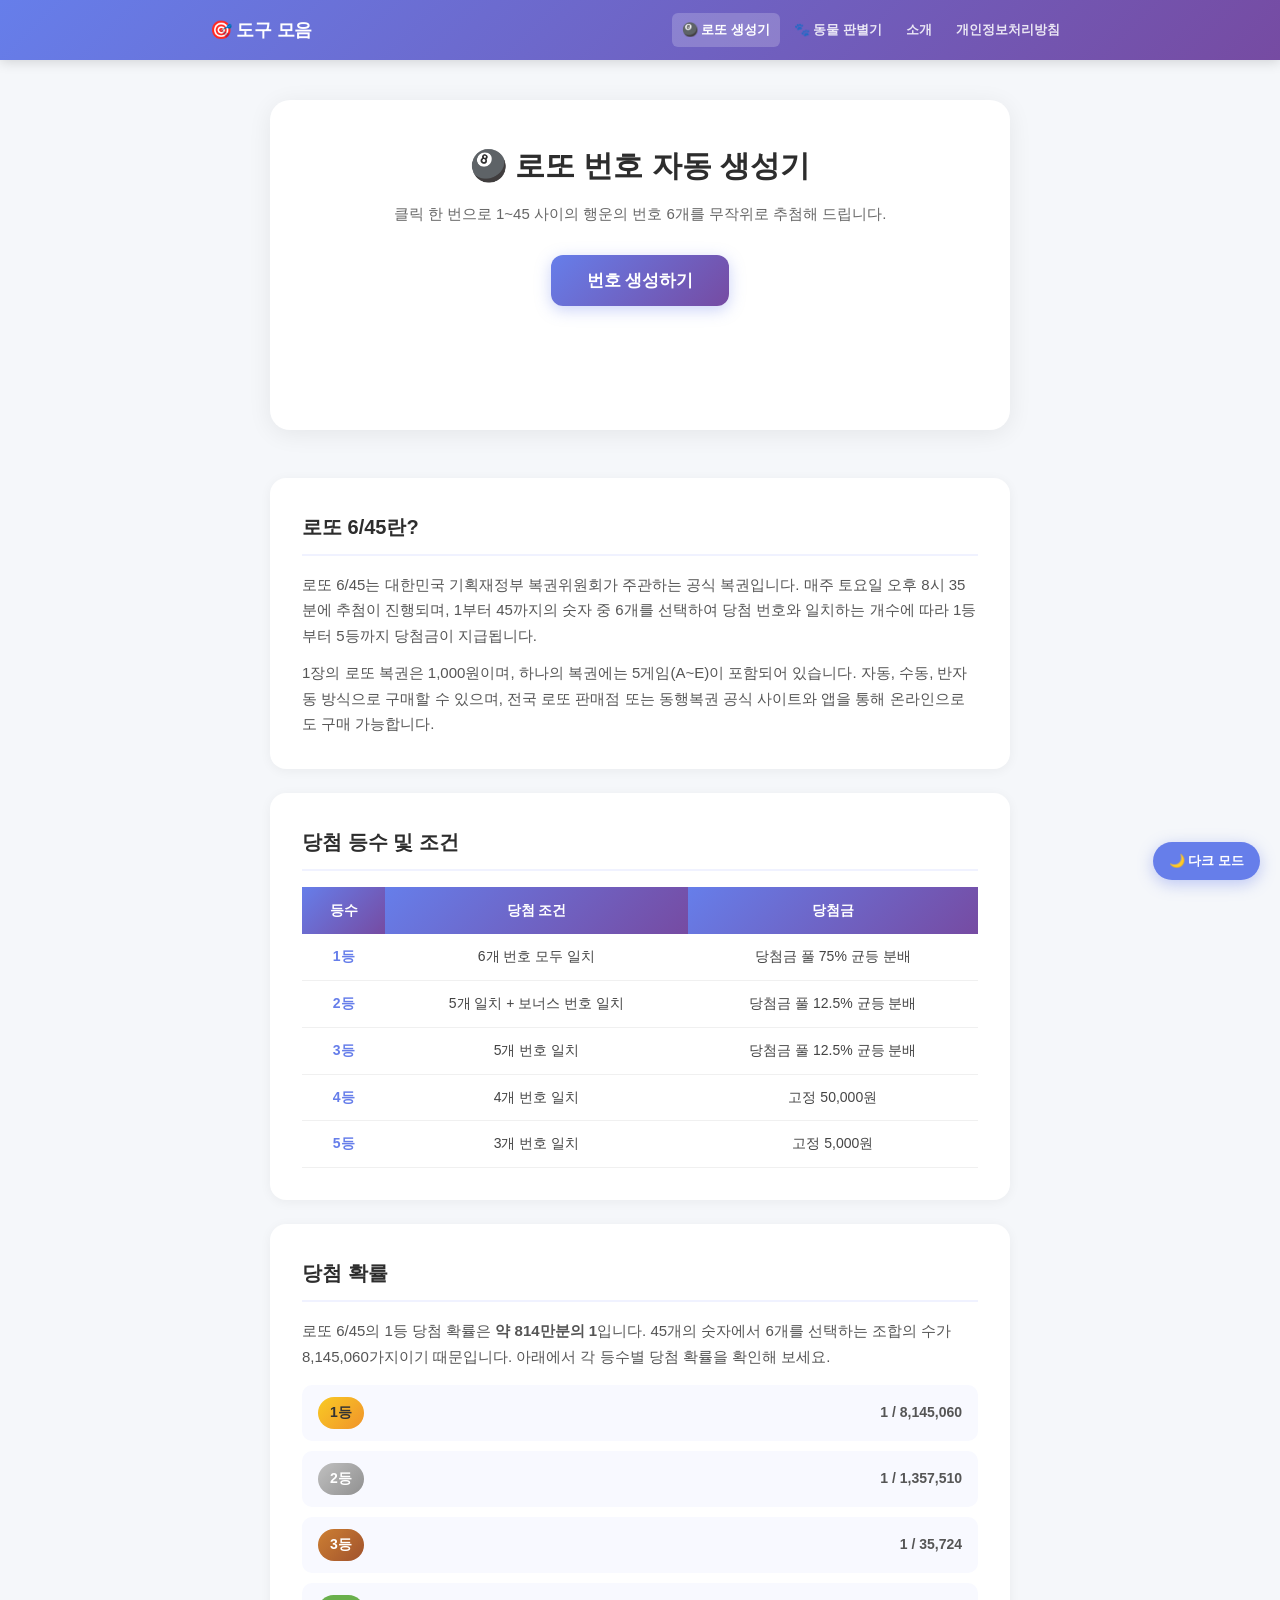
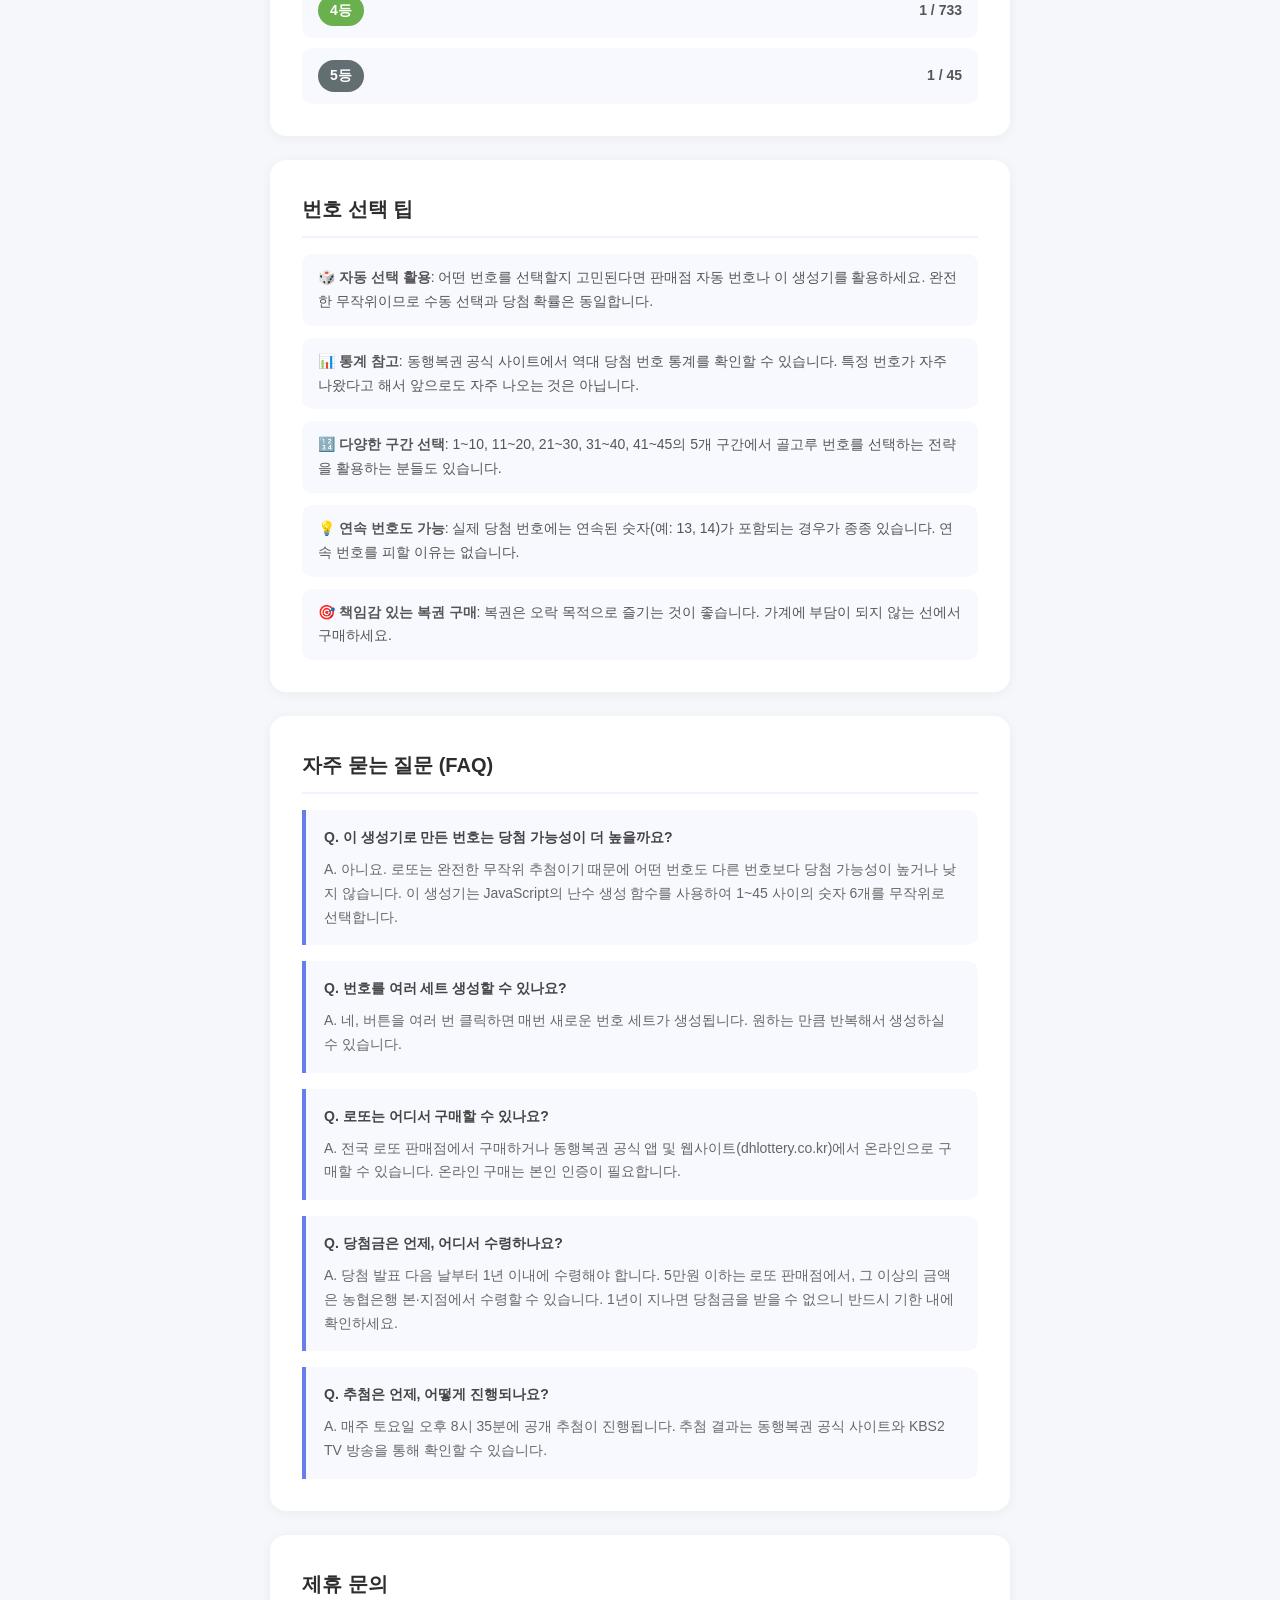
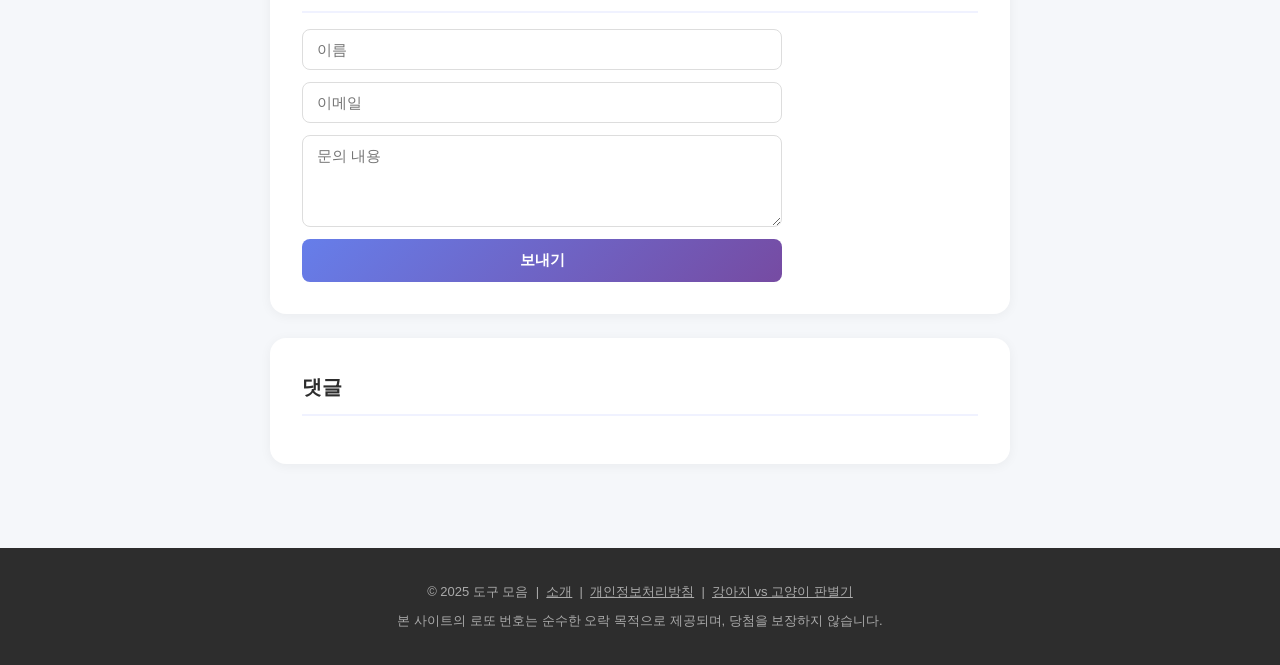
<file: index.html>
<!doctype html>
<html lang="ko">
<head>
  <meta charset="UTF-8" />
  <meta name="viewport" content="width=device-width, initial-scale=1.0" />
  <title>로또 번호 생성기 | 무료 행운의 번호 자동 추첨</title>
  <meta name="description" content="무료 로또 번호 자동 생성기. 클릭 한 번으로 1~45 중 6개의 행운의 번호를 랜덤으로 추첨해 드립니다. 로또 6/45 당첨 확률, 등수 안내, 구매 방법까지 한눈에 확인하세요." />
  <link href='/style.css' rel='stylesheet'>
  <meta name="google-adsense-account" content="ca-pub-1037309569216117">
  <script async src="https://pagead2.googlesyndication.com/pagead/js/adsbygoogle.js?client=ca-pub-1037309569216117"
     crossorigin="anonymous"></script>
</head>
<body>
  <nav class="top-nav">
    <div class="nav-inner">
      <a href="/" class="nav-logo">🎯 도구 모음</a>
      <div class="nav-links">
        <a href="/" class="nav-link active">🎱 로또 생성기</a>
        <a href="/classifier.html" class="nav-link">🐾 동물 판별기</a>
        <a href="/about.html" class="nav-link">소개</a>
        <a href="/privacy.html" class="nav-link">개인정보처리방침</a>
      </div>
    </div>
  </nav>

  <div class="theme-toggle">
    <button id="theme-btn">🌙 다크 모드</button>
  </div>

  <main class="main-wrap">

    <section class="hero-section">
      <h1>🎱 로또 번호 자동 생성기</h1>
      <p class="hero-desc">클릭 한 번으로 1~45 사이의 행운의 번호 6개를 무작위로 추첨해 드립니다.</p>
      <button id="generate-btn">번호 생성하기</button>
      <div id="lotto-numbers"></div>
    </section>

    <section class="content-section">
      <h2>로또 6/45란?</h2>
      <p>로또 6/45는 대한민국 기획재정부 복권위원회가 주관하는 공식 복권입니다. 매주 토요일 오후 8시 35분에 추첨이 진행되며, 1부터 45까지의 숫자 중 6개를 선택하여 당첨 번호와 일치하는 개수에 따라 1등부터 5등까지 당첨금이 지급됩니다.</p>
      <p>1장의 로또 복권은 1,000원이며, 하나의 복권에는 5게임(A~E)이 포함되어 있습니다. 자동, 수동, 반자동 방식으로 구매할 수 있으며, 전국 로또 판매점 또는 동행복권 공식 사이트와 앱을 통해 온라인으로도 구매 가능합니다.</p>
    </section>

    <section class="content-section">
      <h2>당첨 등수 및 조건</h2>
      <div class="table-wrap">
        <table class="info-table">
          <thead>
            <tr><th>등수</th><th>당첨 조건</th><th>당첨금</th></tr>
          </thead>
          <tbody>
            <tr><td>1등</td><td>6개 번호 모두 일치</td><td>당첨금 풀 75% 균등 분배</td></tr>
            <tr><td>2등</td><td>5개 일치 + 보너스 번호 일치</td><td>당첨금 풀 12.5% 균등 분배</td></tr>
            <tr><td>3등</td><td>5개 번호 일치</td><td>당첨금 풀 12.5% 균등 분배</td></tr>
            <tr><td>4등</td><td>4개 번호 일치</td><td>고정 50,000원</td></tr>
            <tr><td>5등</td><td>3개 번호 일치</td><td>고정 5,000원</td></tr>
          </tbody>
        </table>
      </div>
    </section>

    <section class="content-section">
      <h2>당첨 확률</h2>
      <p>로또 6/45의 1등 당첨 확률은 <strong>약 814만분의 1</strong>입니다. 45개의 숫자에서 6개를 선택하는 조합의 수가 8,145,060가지이기 때문입니다. 아래에서 각 등수별 당첨 확률을 확인해 보세요.</p>
      <div class="prob-list">
        <div class="prob-item"><span class="prob-rank rank1">1등</span><span class="prob-num">1 / 8,145,060</span></div>
        <div class="prob-item"><span class="prob-rank rank2">2등</span><span class="prob-num">1 / 1,357,510</span></div>
        <div class="prob-item"><span class="prob-rank rank3">3등</span><span class="prob-num">1 / 35,724</span></div>
        <div class="prob-item"><span class="prob-rank rank4">4등</span><span class="prob-num">1 / 733</span></div>
        <div class="prob-item"><span class="prob-rank rank5">5등</span><span class="prob-num">1 / 45</span></div>
      </div>
    </section>

    <section class="content-section">
      <h2>번호 선택 팁</h2>
      <ul class="tip-list">
        <li>🎲 <strong>자동 선택 활용</strong>: 어떤 번호를 선택할지 고민된다면 판매점 자동 번호나 이 생성기를 활용하세요. 완전한 무작위이므로 수동 선택과 당첨 확률은 동일합니다.</li>
        <li>📊 <strong>통계 참고</strong>: 동행복권 공식 사이트에서 역대 당첨 번호 통계를 확인할 수 있습니다. 특정 번호가 자주 나왔다고 해서 앞으로도 자주 나오는 것은 아닙니다.</li>
        <li>🔢 <strong>다양한 구간 선택</strong>: 1~10, 11~20, 21~30, 31~40, 41~45의 5개 구간에서 골고루 번호를 선택하는 전략을 활용하는 분들도 있습니다.</li>
        <li>💡 <strong>연속 번호도 가능</strong>: 실제 당첨 번호에는 연속된 숫자(예: 13, 14)가 포함되는 경우가 종종 있습니다. 연속 번호를 피할 이유는 없습니다.</li>
        <li>🎯 <strong>책임감 있는 복권 구매</strong>: 복권은 오락 목적으로 즐기는 것이 좋습니다. 가계에 부담이 되지 않는 선에서 구매하세요.</li>
      </ul>
    </section>

    <section class="content-section">
      <h2>자주 묻는 질문 (FAQ)</h2>
      <div class="faq-list">
        <div class="faq-item">
          <h3>Q. 이 생성기로 만든 번호는 당첨 가능성이 더 높을까요?</h3>
          <p>A. 아니요. 로또는 완전한 무작위 추첨이기 때문에 어떤 번호도 다른 번호보다 당첨 가능성이 높거나 낮지 않습니다. 이 생성기는 JavaScript의 난수 생성 함수를 사용하여 1~45 사이의 숫자 6개를 무작위로 선택합니다.</p>
        </div>
        <div class="faq-item">
          <h3>Q. 번호를 여러 세트 생성할 수 있나요?</h3>
          <p>A. 네, 버튼을 여러 번 클릭하면 매번 새로운 번호 세트가 생성됩니다. 원하는 만큼 반복해서 생성하실 수 있습니다.</p>
        </div>
        <div class="faq-item">
          <h3>Q. 로또는 어디서 구매할 수 있나요?</h3>
          <p>A. 전국 로또 판매점에서 구매하거나 동행복권 공식 앱 및 웹사이트(dhlottery.co.kr)에서 온라인으로 구매할 수 있습니다. 온라인 구매는 본인 인증이 필요합니다.</p>
        </div>
        <div class="faq-item">
          <h3>Q. 당첨금은 언제, 어디서 수령하나요?</h3>
          <p>A. 당첨 발표 다음 날부터 1년 이내에 수령해야 합니다. 5만원 이하는 로또 판매점에서, 그 이상의 금액은 농협은행 본·지점에서 수령할 수 있습니다. 1년이 지나면 당첨금을 받을 수 없으니 반드시 기한 내에 확인하세요.</p>
        </div>
        <div class="faq-item">
          <h3>Q. 추첨은 언제, 어떻게 진행되나요?</h3>
          <p>A. 매주 토요일 오후 8시 35분에 공개 추첨이 진행됩니다. 추첨 결과는 동행복권 공식 사이트와 KBS2 TV 방송을 통해 확인할 수 있습니다.</p>
        </div>
      </div>
    </section>

    <section class="contact-section">
      <h2>제휴 문의</h2>
      <form id="contact-form" action="https://formspree.io/f/xgollyjg" method="POST">
        <input type="text" name="name" placeholder="이름" required />
        <input type="email" name="email" placeholder="이메일" required />
        <textarea name="message" placeholder="문의 내용" rows="4" required></textarea>
        <button type="submit">보내기</button>
      </form>
      <p id="form-success" style="display:none;">문의가 접수되었습니다. 감사합니다!</p>
    </section>

    <section class="disqus-section">
      <h2>댓글</h2>
      <div id="disqus_thread"></div>
      <script>
        (function() {
          var d = document, s = d.createElement('script');
          s.src = 'https://productbuilder-xa1wanpqzl.disqus.com/embed.js';
          s.setAttribute('data-timestamp', +new Date());
          (d.head || d.body).appendChild(s);
        })();
      </script>
      <noscript>댓글을 보려면 JavaScript를 활성화해주세요. <a href="https://disqus.com/?ref_noscript">comments powered by Disqus.</a></noscript>
    </section>

  </main>

  <footer class="site-footer">
    <p>© 2025 도구 모음 &nbsp;|&nbsp; <a href="/about.html">소개</a> &nbsp;|&nbsp; <a href="/privacy.html">개인정보처리방침</a> &nbsp;|&nbsp; <a href="/classifier.html">강아지 vs 고양이 판별기</a></p>
    <p style="margin-top:6px;">본 사이트의 로또 번호는 순수한 오락 목적으로 제공되며, 당첨을 보장하지 않습니다.</p>
  </footer>

  <script defer type="text/javascript" src="/main.js?v=5"></script>
</body>
</html>
</file>
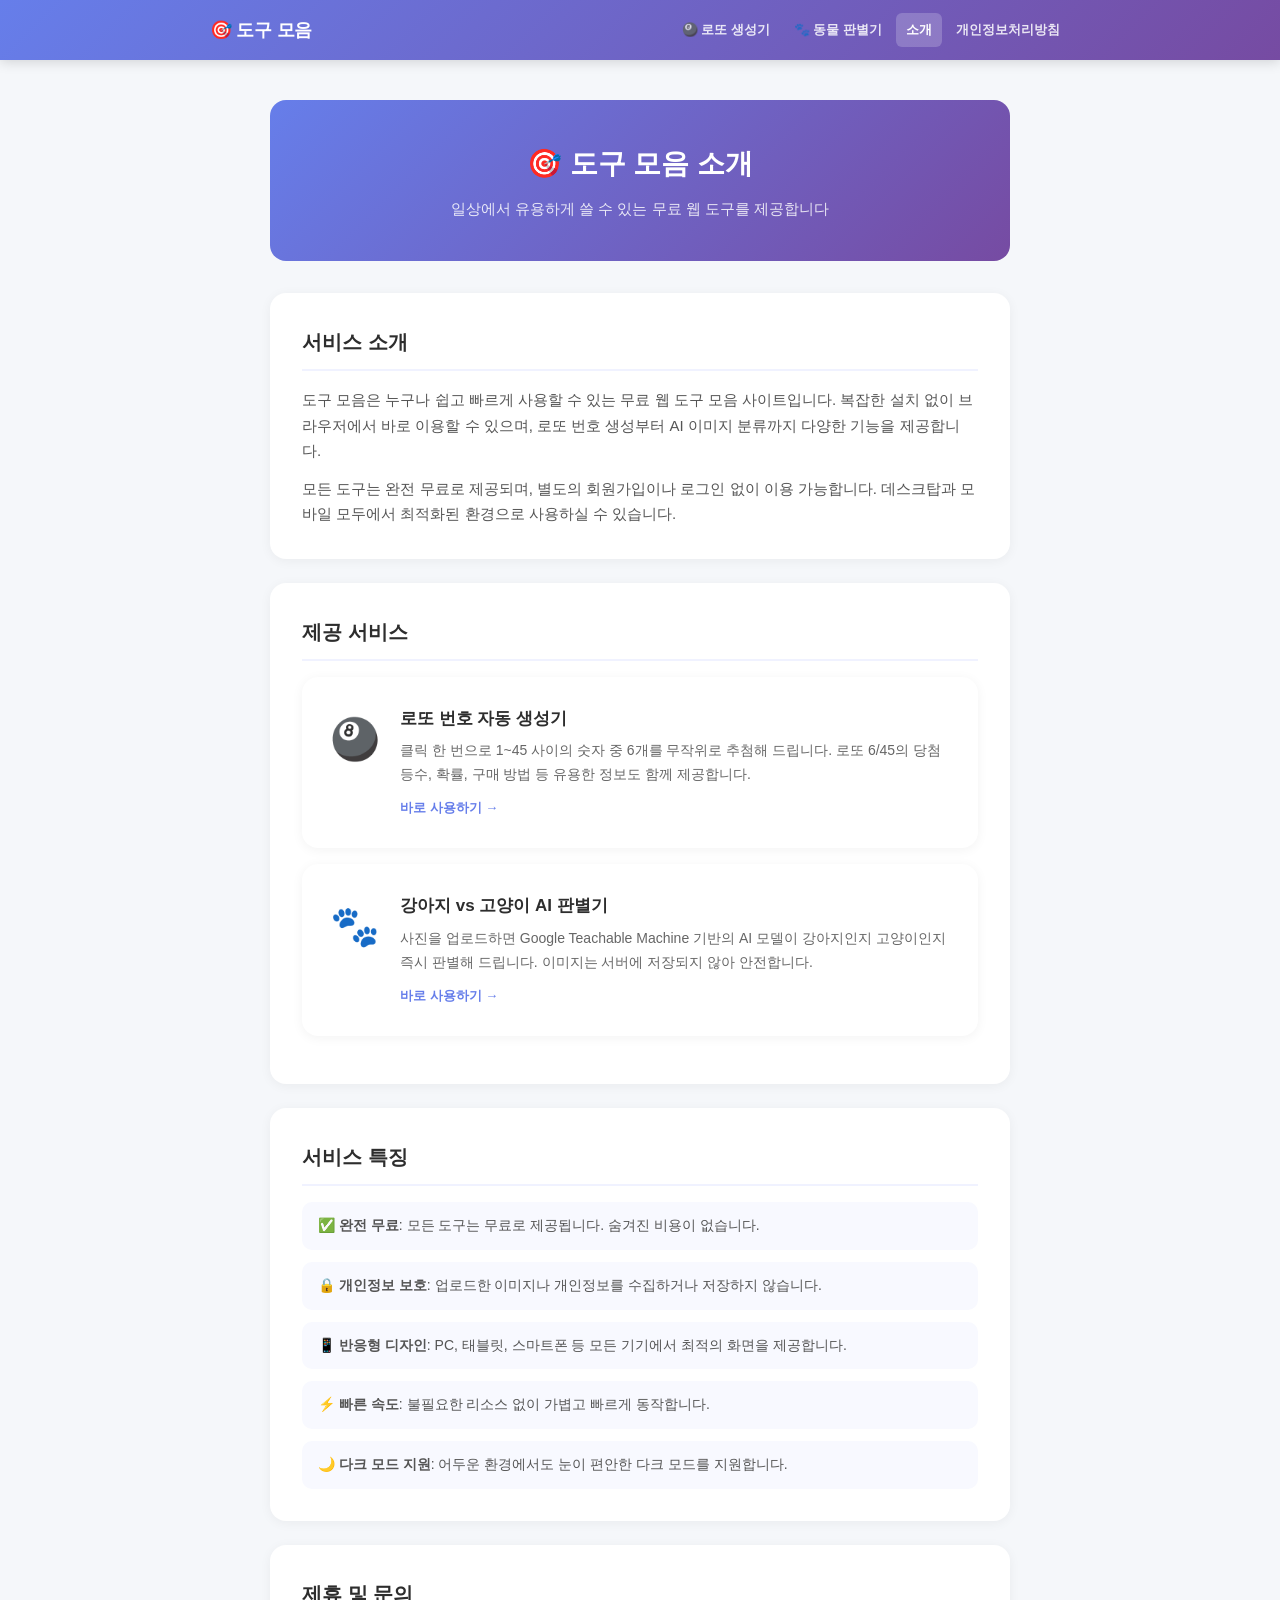
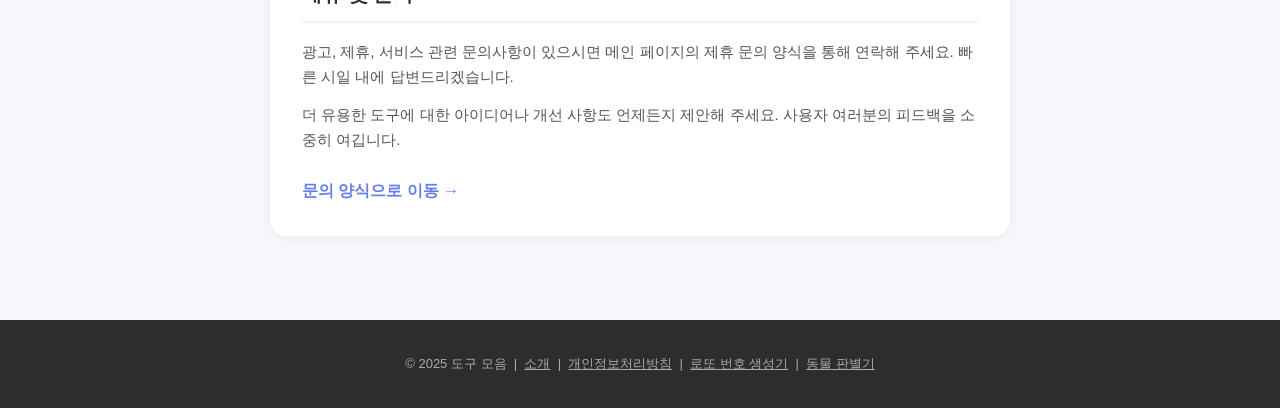
<file: about.html>
<!doctype html>
<html lang="ko">
<head>
  <meta charset="UTF-8" />
  <meta name="viewport" content="width=device-width, initial-scale=1.0" />
  <title>소개 | 도구 모음 - 무료 웹 유틸리티 서비스</title>
  <meta name="description" content="도구 모음은 로또 번호 생성기, AI 반려동물 판별기 등 일상에서 유용하게 사용할 수 있는 무료 웹 도구를 제공하는 서비스입니다." />
  <meta name="google-adsense-account" content="ca-pub-1037309569216117">
  <script async src="https://pagead2.googlesyndication.com/pagead/js/adsbygoogle.js?client=ca-pub-1037309569216117"
     crossorigin="anonymous"></script>
  <link href='/style.css' rel='stylesheet'>
</head>
<body>
  <nav class="top-nav">
    <div class="nav-inner">
      <a href="/" class="nav-logo">🎯 도구 모음</a>
      <div class="nav-links">
        <a href="/" class="nav-link">🎱 로또 생성기</a>
        <a href="/classifier.html" class="nav-link">🐾 동물 판별기</a>
        <a href="/about.html" class="nav-link active">소개</a>
        <a href="/privacy.html" class="nav-link">개인정보처리방침</a>
      </div>
    </div>
  </nav>

  <main class="main-wrap">

    <div class="page-header">
      <h1>🎯 도구 모음 소개</h1>
      <p>일상에서 유용하게 쓸 수 있는 무료 웹 도구를 제공합니다</p>
    </div>

    <section class="content-section">
      <h2>서비스 소개</h2>
      <p>도구 모음은 누구나 쉽고 빠르게 사용할 수 있는 무료 웹 도구 모음 사이트입니다. 복잡한 설치 없이 브라우저에서 바로 이용할 수 있으며, 로또 번호 생성부터 AI 이미지 분류까지 다양한 기능을 제공합니다.</p>
      <p>모든 도구는 완전 무료로 제공되며, 별도의 회원가입이나 로그인 없이 이용 가능합니다. 데스크탑과 모바일 모두에서 최적화된 환경으로 사용하실 수 있습니다.</p>
    </section>

    <section class="content-section">
      <h2>제공 서비스</h2>

      <div class="tool-card">
        <div class="tool-card-icon">🎱</div>
        <div>
          <h3>로또 번호 자동 생성기</h3>
          <p>클릭 한 번으로 1~45 사이의 숫자 중 6개를 무작위로 추첨해 드립니다. 로또 6/45의 당첨 등수, 확률, 구매 방법 등 유용한 정보도 함께 제공합니다.</p>
          <a href="/">바로 사용하기 →</a>
        </div>
      </div>

      <div class="tool-card">
        <div class="tool-card-icon">🐾</div>
        <div>
          <h3>강아지 vs 고양이 AI 판별기</h3>
          <p>사진을 업로드하면 Google Teachable Machine 기반의 AI 모델이 강아지인지 고양이인지 즉시 판별해 드립니다. 이미지는 서버에 저장되지 않아 안전합니다.</p>
          <a href="/classifier.html">바로 사용하기 →</a>
        </div>
      </div>
    </section>

    <section class="content-section">
      <h2>서비스 특징</h2>
      <ul class="tip-list">
        <li>✅ <strong>완전 무료</strong>: 모든 도구는 무료로 제공됩니다. 숨겨진 비용이 없습니다.</li>
        <li>🔒 <strong>개인정보 보호</strong>: 업로드한 이미지나 개인정보를 수집하거나 저장하지 않습니다.</li>
        <li>📱 <strong>반응형 디자인</strong>: PC, 태블릿, 스마트폰 등 모든 기기에서 최적의 화면을 제공합니다.</li>
        <li>⚡ <strong>빠른 속도</strong>: 불필요한 리소스 없이 가볍고 빠르게 동작합니다.</li>
        <li>🌙 <strong>다크 모드 지원</strong>: 어두운 환경에서도 눈이 편안한 다크 모드를 지원합니다.</li>
      </ul>
    </section>

    <section class="content-section">
      <h2>제휴 및 문의</h2>
      <p>광고, 제휴, 서비스 관련 문의사항이 있으시면 메인 페이지의 제휴 문의 양식을 통해 연락해 주세요. 빠른 시일 내에 답변드리겠습니다.</p>
      <p>더 유용한 도구에 대한 아이디어나 개선 사항도 언제든지 제안해 주세요. 사용자 여러분의 피드백을 소중히 여깁니다.</p>
      <a href="/" style="display:inline-block; margin-top:12px; font-weight:700;">문의 양식으로 이동 →</a>
    </section>

  </main>

  <footer class="site-footer">
    <p>© 2025 도구 모음 &nbsp;|&nbsp; <a href="/about.html">소개</a> &nbsp;|&nbsp; <a href="/privacy.html">개인정보처리방침</a> &nbsp;|&nbsp; <a href="/">로또 번호 생성기</a> &nbsp;|&nbsp; <a href="/classifier.html">동물 판별기</a></p>
  </footer>
</body>
</html>
</file>
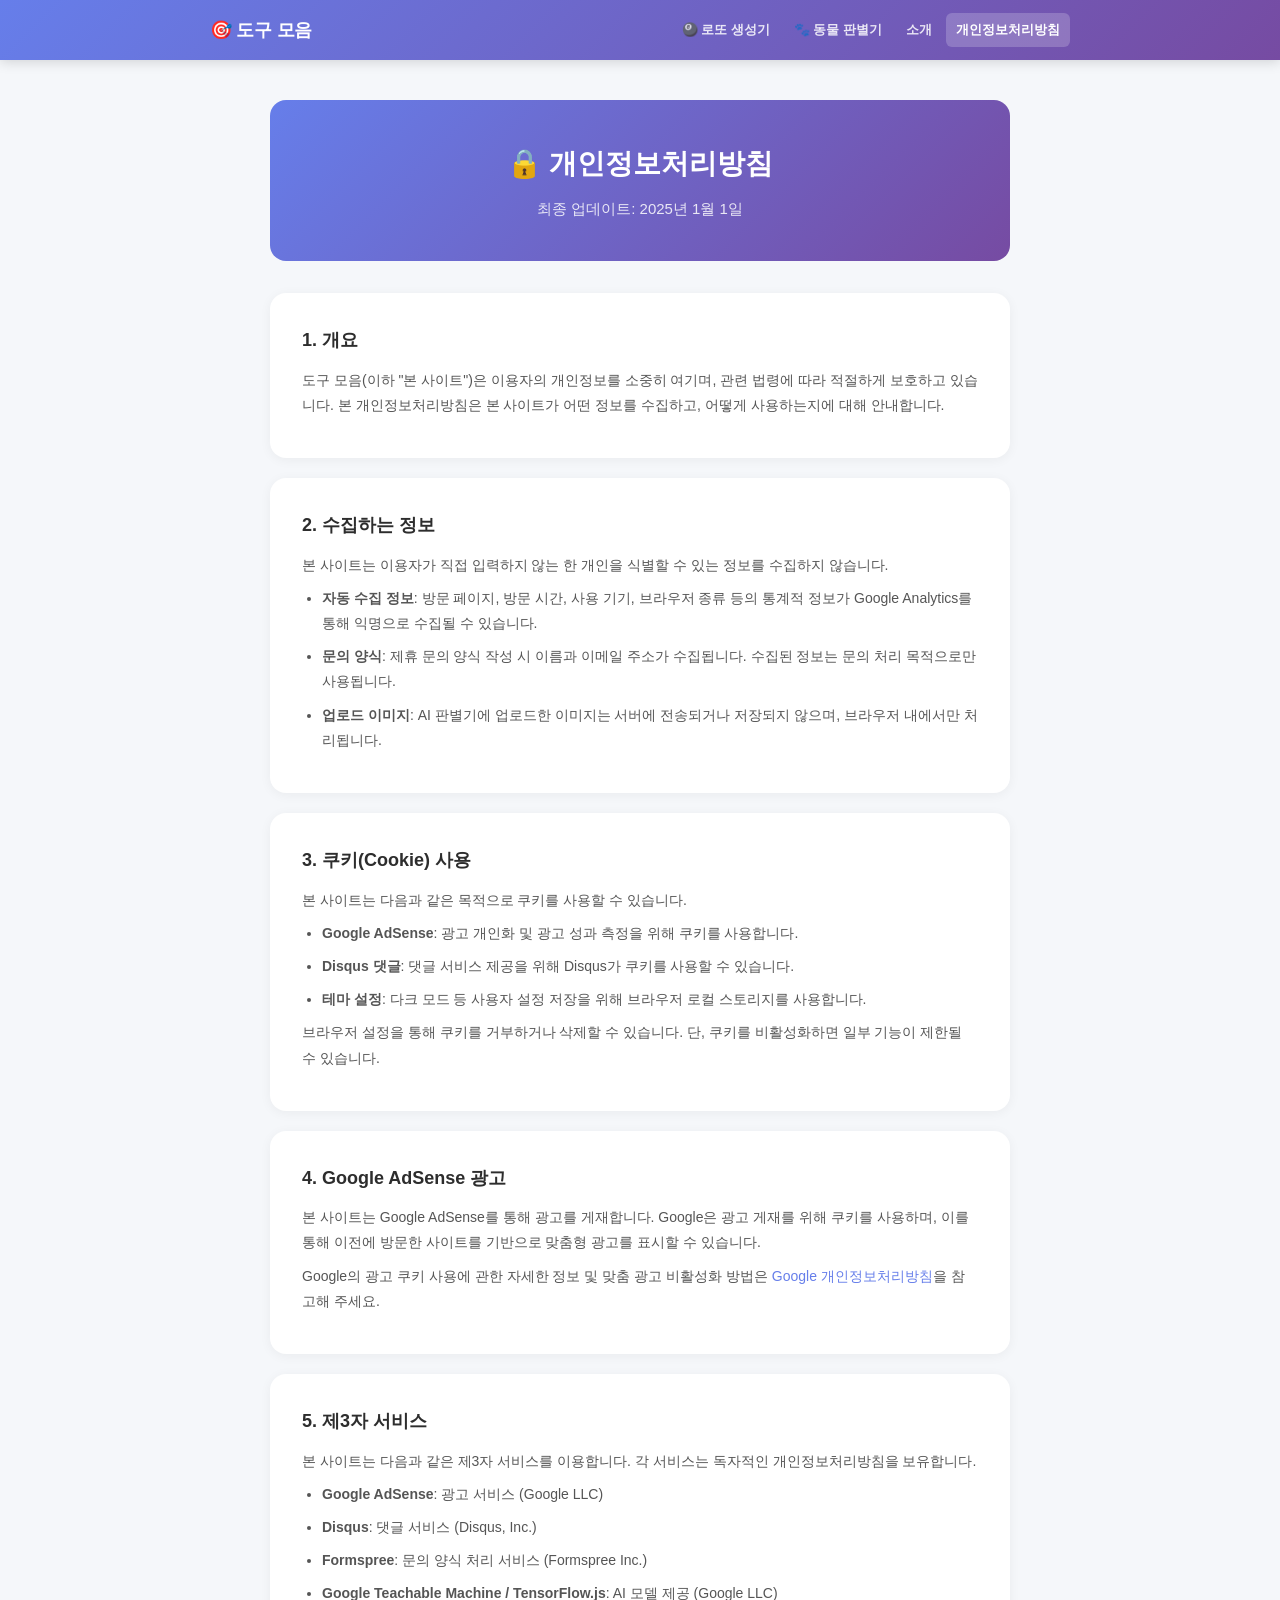
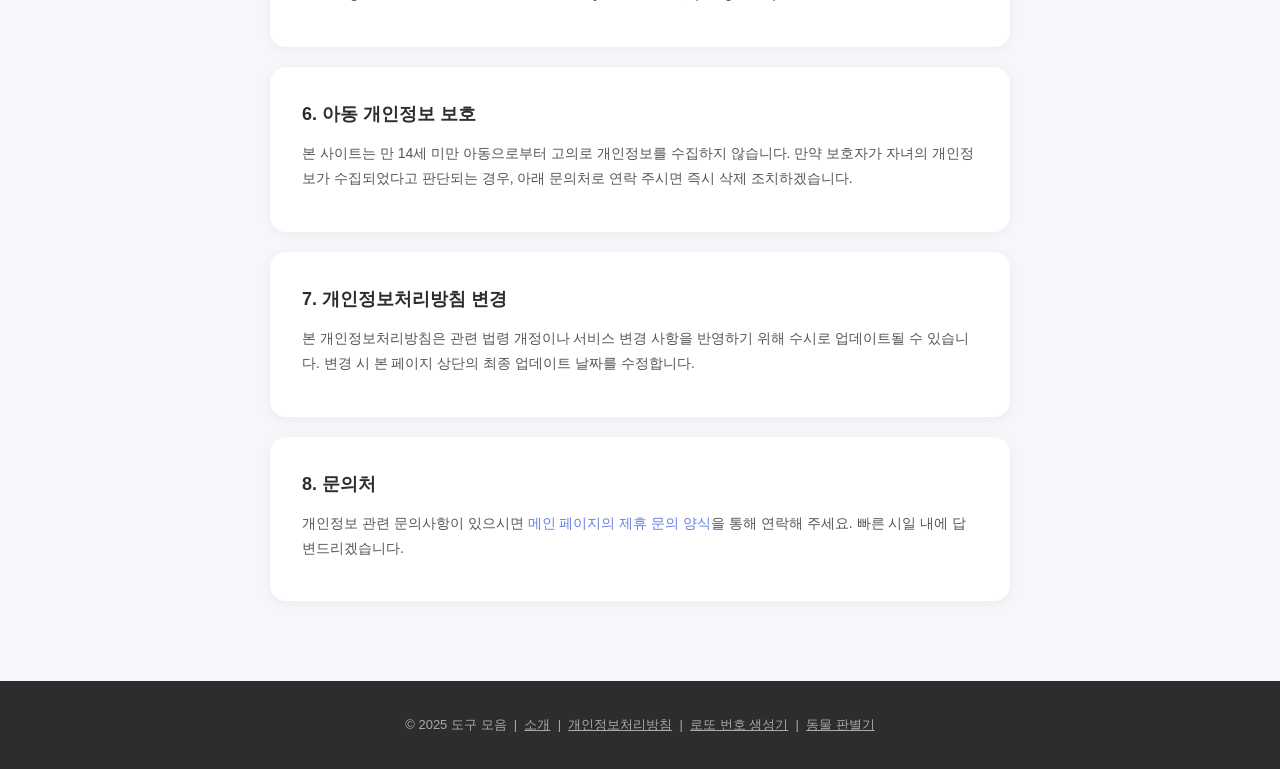
<file: privacy.html>
<!doctype html>
<html lang="ko">
<head>
  <meta charset="UTF-8" />
  <meta name="viewport" content="width=device-width, initial-scale=1.0" />
  <title>개인정보처리방침 | 도구 모음</title>
  <meta name="description" content="도구 모음의 개인정보처리방침입니다. 수집하는 정보, 쿠키 사용, Google AdSense 광고 등에 대한 내용을 안내합니다." />
  <meta name="google-adsense-account" content="ca-pub-1037309569216117">
  <script async src="https://pagead2.googlesyndication.com/pagead/js/adsbygoogle.js?client=ca-pub-1037309569216117"
     crossorigin="anonymous"></script>
  <link href='/style.css' rel='stylesheet'>
</head>
<body>
  <nav class="top-nav">
    <div class="nav-inner">
      <a href="/" class="nav-logo">🎯 도구 모음</a>
      <div class="nav-links">
        <a href="/" class="nav-link">🎱 로또 생성기</a>
        <a href="/classifier.html" class="nav-link">🐾 동물 판별기</a>
        <a href="/about.html" class="nav-link">소개</a>
        <a href="/privacy.html" class="nav-link active">개인정보처리방침</a>
      </div>
    </div>
  </nav>

  <main class="main-wrap">

    <div class="page-header">
      <h1>🔒 개인정보처리방침</h1>
      <p>최종 업데이트: 2025년 1월 1일</p>
    </div>

    <section class="privacy-section">
      <h2>1. 개요</h2>
      <p>도구 모음(이하 "본 사이트")은 이용자의 개인정보를 소중히 여기며, 관련 법령에 따라 적절하게 보호하고 있습니다. 본 개인정보처리방침은 본 사이트가 어떤 정보를 수집하고, 어떻게 사용하는지에 대해 안내합니다.</p>
    </section>

    <section class="privacy-section">
      <h2>2. 수집하는 정보</h2>
      <p>본 사이트는 이용자가 직접 입력하지 않는 한 개인을 식별할 수 있는 정보를 수집하지 않습니다.</p>
      <ul>
        <li><strong>자동 수집 정보</strong>: 방문 페이지, 방문 시간, 사용 기기, 브라우저 종류 등의 통계적 정보가 Google Analytics를 통해 익명으로 수집될 수 있습니다.</li>
        <li><strong>문의 양식</strong>: 제휴 문의 양식 작성 시 이름과 이메일 주소가 수집됩니다. 수집된 정보는 문의 처리 목적으로만 사용됩니다.</li>
        <li><strong>업로드 이미지</strong>: AI 판별기에 업로드한 이미지는 서버에 전송되거나 저장되지 않으며, 브라우저 내에서만 처리됩니다.</li>
      </ul>
    </section>

    <section class="privacy-section">
      <h2>3. 쿠키(Cookie) 사용</h2>
      <p>본 사이트는 다음과 같은 목적으로 쿠키를 사용할 수 있습니다.</p>
      <ul>
        <li><strong>Google AdSense</strong>: 광고 개인화 및 광고 성과 측정을 위해 쿠키를 사용합니다.</li>
        <li><strong>Disqus 댓글</strong>: 댓글 서비스 제공을 위해 Disqus가 쿠키를 사용할 수 있습니다.</li>
        <li><strong>테마 설정</strong>: 다크 모드 등 사용자 설정 저장을 위해 브라우저 로컬 스토리지를 사용합니다.</li>
      </ul>
      <p>브라우저 설정을 통해 쿠키를 거부하거나 삭제할 수 있습니다. 단, 쿠키를 비활성화하면 일부 기능이 제한될 수 있습니다.</p>
    </section>

    <section class="privacy-section">
      <h2>4. Google AdSense 광고</h2>
      <p>본 사이트는 Google AdSense를 통해 광고를 게재합니다. Google은 광고 게재를 위해 쿠키를 사용하며, 이를 통해 이전에 방문한 사이트를 기반으로 맞춤형 광고를 표시할 수 있습니다.</p>
      <p>Google의 광고 쿠키 사용에 관한 자세한 정보 및 맞춤 광고 비활성화 방법은 <a href="https://www.google.com/policies/privacy/partners/" target="_blank" rel="noopener noreferrer">Google 개인정보처리방침</a>을 참고해 주세요.</p>
    </section>

    <section class="privacy-section">
      <h2>5. 제3자 서비스</h2>
      <p>본 사이트는 다음과 같은 제3자 서비스를 이용합니다. 각 서비스는 독자적인 개인정보처리방침을 보유합니다.</p>
      <ul>
        <li><strong>Google AdSense</strong>: 광고 서비스 (Google LLC)</li>
        <li><strong>Disqus</strong>: 댓글 서비스 (Disqus, Inc.)</li>
        <li><strong>Formspree</strong>: 문의 양식 처리 서비스 (Formspree Inc.)</li>
        <li><strong>Google Teachable Machine / TensorFlow.js</strong>: AI 모델 제공 (Google LLC)</li>
      </ul>
    </section>

    <section class="privacy-section">
      <h2>6. 아동 개인정보 보호</h2>
      <p>본 사이트는 만 14세 미만 아동으로부터 고의로 개인정보를 수집하지 않습니다. 만약 보호자가 자녀의 개인정보가 수집되었다고 판단되는 경우, 아래 문의처로 연락 주시면 즉시 삭제 조치하겠습니다.</p>
    </section>

    <section class="privacy-section">
      <h2>7. 개인정보처리방침 변경</h2>
      <p>본 개인정보처리방침은 관련 법령 개정이나 서비스 변경 사항을 반영하기 위해 수시로 업데이트될 수 있습니다. 변경 시 본 페이지 상단의 최종 업데이트 날짜를 수정합니다.</p>
    </section>

    <section class="privacy-section">
      <h2>8. 문의처</h2>
      <p>개인정보 관련 문의사항이 있으시면 <a href="/">메인 페이지의 제휴 문의 양식</a>을 통해 연락해 주세요. 빠른 시일 내에 답변드리겠습니다.</p>
    </section>

  </main>

  <footer class="site-footer">
    <p>© 2025 도구 모음 &nbsp;|&nbsp; <a href="/about.html">소개</a> &nbsp;|&nbsp; <a href="/privacy.html">개인정보처리방침</a> &nbsp;|&nbsp; <a href="/">로또 번호 생성기</a> &nbsp;|&nbsp; <a href="/classifier.html">동물 판별기</a></p>
  </footer>
</body>
</html>
</file>
<file: style.css>
/* ===== RESET & BASE ===== */
*, *::before, *::after { box-sizing: border-box; margin: 0; padding: 0; }

body {
  font-family: 'Apple SD Gothic Neo', 'Malgun Gothic', sans-serif;
  background-color: #f5f7fa;
  color: #333;
  line-height: 1.7;
  padding-top: 60px;
}

a { color: #667eea; text-decoration: none; }
a:hover { text-decoration: underline; }

/* ===== NAV ===== */
.top-nav {
  position: fixed;
  top: 0; left: 0; right: 0;
  background: linear-gradient(135deg, #667eea, #764ba2);
  box-shadow: 0 2px 12px rgba(0,0,0,0.15);
  z-index: 100;
  height: 60px;
}

.nav-inner {
  max-width: 900px;
  margin: 0 auto;
  padding: 0 20px;
  height: 100%;
  display: flex;
  align-items: center;
  justify-content: space-between;
  gap: 16px;
}

.nav-logo {
  color: white;
  font-size: 18px;
  font-weight: 800;
  letter-spacing: -0.3px;
  text-decoration: none;
  white-space: nowrap;
}

.nav-links {
  display: flex;
  gap: 4px;
  flex-wrap: wrap;
  justify-content: flex-end;
}

.nav-link {
  color: rgba(255,255,255,0.85);
  text-decoration: none;
  font-size: 13px;
  font-weight: 600;
  padding: 6px 10px;
  border-radius: 6px;
  transition: background 0.2s, color 0.2s;
  white-space: nowrap;
}

.nav-link:hover,
.nav-link.active {
  background: rgba(255,255,255,0.2);
  color: white;
  text-decoration: none;
}

/* ===== THEME TOGGLE ===== */
.theme-toggle {
  position: fixed;
  bottom: 20px;
  right: 20px;
  z-index: 200;
}

#theme-btn {
  padding: 10px 16px;
  font-size: 13px;
  font-weight: bold;
  border: none;
  border-radius: 50px;
  background: #667eea;
  color: white;
  cursor: pointer;
  box-shadow: 0 4px 16px rgba(102,126,234,0.4);
  transition: opacity 0.2s;
}
#theme-btn:hover { opacity: 0.85; }

/* ===== MAIN WRAP ===== */
.main-wrap {
  max-width: 780px;
  margin: 0 auto;
  padding: 40px 20px 60px;
}

/* ===== HERO / TOOL SECTION ===== */
.hero-section {
  text-align: center;
  margin-bottom: 48px;
  background: white;
  border-radius: 20px;
  padding: 40px 32px;
  box-shadow: 0 4px 24px rgba(0,0,0,0.07);
}

.hero-section h1 {
  font-size: 30px;
  font-weight: 800;
  color: #2d2d2d;
  margin-bottom: 10px;
}

.hero-desc {
  color: #666;
  font-size: 15px;
  margin-bottom: 28px;
}

#generate-btn {
  padding: 14px 36px;
  font-size: 17px;
  font-weight: bold;
  border: none;
  border-radius: 12px;
  background: linear-gradient(135deg, #667eea, #764ba2);
  color: white;
  cursor: pointer;
  margin-bottom: 28px;
  transition: opacity 0.2s, transform 0.1s;
  box-shadow: 0 4px 16px rgba(102,126,234,0.35);
}
#generate-btn:hover { opacity: 0.9; transform: translateY(-1px); }
#generate-btn:active { transform: translateY(0); }

#lotto-numbers {
  display: flex;
  gap: 10px;
  justify-content: center;
  flex-wrap: wrap;
  min-height: 56px;
}

.lotto-number {
  display: flex;
  align-items: center;
  justify-content: center;
  width: 52px;
  height: 52px;
  border-radius: 50%;
  font-size: 20px;
  font-weight: 800;
  color: white;
  box-shadow: 0 3px 10px rgba(0,0,0,0.15);
}

/* Lotto number color bands */
.lotto-number.band1 { background: #f9ca24; color: #333; }
.lotto-number.band2 { background: #6ab04c; }
.lotto-number.band3 { background: #eb4d4b; }
.lotto-number.band4 { background: #7d5fff; }
.lotto-number.band5 { background: #636e72; }

/* ===== CONTENT SECTIONS ===== */
.content-section {
  background: white;
  border-radius: 16px;
  padding: 32px;
  margin-bottom: 24px;
  box-shadow: 0 2px 12px rgba(0,0,0,0.05);
}

.content-section h2 {
  font-size: 20px;
  font-weight: 800;
  color: #2d2d2d;
  margin-bottom: 16px;
  padding-bottom: 10px;
  border-bottom: 2px solid #f0f2ff;
}

.content-section p {
  color: #555;
  font-size: 15px;
  margin-bottom: 12px;
}
.content-section p:last-child { margin-bottom: 0; }

/* ===== TABLE ===== */
.table-wrap { overflow-x: auto; }

.info-table {
  width: 100%;
  border-collapse: collapse;
  font-size: 14px;
}

.info-table th {
  background: linear-gradient(135deg, #667eea, #764ba2);
  color: white;
  padding: 12px 14px;
  text-align: center;
  font-weight: 700;
}

.info-table td {
  padding: 11px 14px;
  text-align: center;
  border-bottom: 1px solid #f0f0f0;
  color: #444;
}

.info-table tbody tr:hover { background: #f8f8ff; }
.info-table td:first-child { font-weight: 700; color: #667eea; }

/* ===== PROBABILITY LIST ===== */
.prob-list {
  display: flex;
  flex-direction: column;
  gap: 10px;
  margin-top: 16px;
}

.prob-item {
  display: flex;
  align-items: center;
  justify-content: space-between;
  background: #f8f9ff;
  border-radius: 10px;
  padding: 12px 16px;
}

.prob-rank {
  font-size: 14px;
  font-weight: 700;
  padding: 4px 12px;
  border-radius: 20px;
  color: white;
}
.prob-rank.rank1 { background: linear-gradient(135deg, #f9ca24, #f0932b); color: #333; }
.prob-rank.rank2 { background: linear-gradient(135deg, #c0c0c0, #909090); }
.prob-rank.rank3 { background: linear-gradient(135deg, #cd7f32, #a0522d); }
.prob-rank.rank4 { background: #6ab04c; }
.prob-rank.rank5 { background: #636e72; }

.prob-num { font-size: 14px; color: #555; font-weight: 600; }

/* ===== FAQ ===== */
.faq-list { display: flex; flex-direction: column; gap: 16px; }

.faq-item {
  background: #f8f9ff;
  border-left: 4px solid #667eea;
  border-radius: 0 10px 10px 0;
  padding: 16px 18px;
}

.faq-item h3 {
  font-size: 14px;
  font-weight: 700;
  color: #444;
  margin-bottom: 8px;
}

.faq-item p {
  font-size: 14px;
  color: #666;
  margin: 0;
}

/* ===== TIPS ===== */
.tip-list {
  list-style: none;
  display: flex;
  flex-direction: column;
  gap: 12px;
}

.tip-list li {
  font-size: 14px;
  color: #555;
  background: #f8f9ff;
  padding: 12px 16px;
  border-radius: 10px;
}

/* ===== CONTACT SECTION ===== */
.contact-section {
  background: white;
  border-radius: 16px;
  padding: 32px;
  margin-bottom: 24px;
  box-shadow: 0 2px 12px rgba(0,0,0,0.05);
}

.contact-section h2 {
  font-size: 20px;
  font-weight: 800;
  color: #2d2d2d;
  margin-bottom: 16px;
  padding-bottom: 10px;
  border-bottom: 2px solid #f0f2ff;
}

#contact-form {
  display: flex;
  flex-direction: column;
  gap: 12px;
  max-width: 480px;
}

#contact-form input,
#contact-form textarea {
  padding: 11px 14px;
  font-size: 15px;
  border: 1px solid #ddd;
  border-radius: 8px;
  width: 100%;
  font-family: inherit;
  transition: border-color 0.2s;
}
#contact-form input:focus,
#contact-form textarea:focus {
  outline: none;
  border-color: #667eea;
}

#contact-form button {
  padding: 12px;
  font-size: 15px;
  font-weight: bold;
  background: linear-gradient(135deg, #667eea, #764ba2);
  color: white;
  border: none;
  border-radius: 8px;
  cursor: pointer;
  transition: opacity 0.2s;
}
#contact-form button:hover { opacity: 0.88; }

#form-success {
  margin-top: 12px;
  color: #4CAF50;
  font-weight: bold;
}

/* ===== DISQUS ===== */
.disqus-section {
  background: white;
  border-radius: 16px;
  padding: 32px;
  margin-bottom: 24px;
  box-shadow: 0 2px 12px rgba(0,0,0,0.05);
}

.disqus-section h2 {
  font-size: 20px;
  font-weight: 800;
  color: #2d2d2d;
  margin-bottom: 16px;
  padding-bottom: 10px;
  border-bottom: 2px solid #f0f2ff;
}

/* ===== FOOTER ===== */
.site-footer {
  text-align: center;
  padding: 32px 20px;
  background: #2d2d2d;
  color: #aaa;
  font-size: 13px;
  line-height: 1.8;
}

.site-footer a { color: #aaa; text-decoration: underline; }
.site-footer a:hover { color: white; }

/* ===== ABOUT / PRIVACY PAGE ===== */
.page-header {
  text-align: center;
  margin-bottom: 32px;
  padding: 40px 20px;
  background: linear-gradient(135deg, #667eea, #764ba2);
  color: white;
  border-radius: 16px;
}

.page-header h1 {
  font-size: 28px;
  font-weight: 800;
  margin-bottom: 8px;
}

.page-header p { opacity: 0.85; font-size: 15px; }

.tool-card {
  background: white;
  border-radius: 16px;
  padding: 28px;
  margin-bottom: 16px;
  box-shadow: 0 2px 12px rgba(0,0,0,0.05);
  display: flex;
  align-items: flex-start;
  gap: 20px;
}

.tool-card-icon { font-size: 40px; }

.tool-card h3 { font-size: 17px; font-weight: 800; color: #2d2d2d; margin-bottom: 6px; }
.tool-card p { font-size: 14px; color: #666; margin: 0; }

.tool-card a {
  display: inline-block;
  margin-top: 10px;
  font-size: 13px;
  font-weight: 700;
  color: #667eea;
}

.privacy-section {
  background: white;
  border-radius: 16px;
  padding: 32px;
  margin-bottom: 20px;
  box-shadow: 0 2px 12px rgba(0,0,0,0.05);
}

.privacy-section h2 {
  font-size: 18px;
  font-weight: 800;
  color: #2d2d2d;
  margin-bottom: 12px;
}

.privacy-section p,
.privacy-section li {
  font-size: 14px;
  color: #555;
  line-height: 1.8;
  margin-bottom: 8px;
}

.privacy-section ul { padding-left: 20px; }

/* ===== DARK MODE ===== */
body.dark {
  background-color: #1a1a2e;
  color: #e0e0e0;
}

body.dark .hero-section,
body.dark .content-section,
body.dark .contact-section,
body.dark .disqus-section,
body.dark .tool-card,
body.dark .privacy-section {
  background-color: #22223b;
  color: #e0e0e0;
}

body.dark .hero-section h1,
body.dark .content-section h2,
body.dark .contact-section h2,
body.dark .disqus-section h2,
body.dark .page-header h1,
body.dark .tool-card h3,
body.dark .privacy-section h2 {
  color: #e0e0e0;
}

body.dark .content-section p,
body.dark .faq-item p,
body.dark .tip-list li,
body.dark .prob-num,
body.dark .tool-card p,
body.dark .privacy-section p,
body.dark .privacy-section li,
body.dark .info-table td {
  color: #bbb;
}

body.dark .faq-item,
body.dark .tip-list li,
body.dark .prob-item { background: #2a2a4a; }

body.dark .info-table tbody tr:hover { background: #2a2a4a; }

body.dark #contact-form input,
body.dark #contact-form textarea {
  background-color: #2a2a4a;
  border-color: #444;
  color: #e0e0e0;
}

body.dark .hero-desc { color: #aaa; }
body.dark .content-section h2 { border-bottom-color: #3a3a5a; }
body.dark .contact-section h2,
body.dark .disqus-section h2 { border-bottom-color: #3a3a5a; }

/* ===== RESPONSIVE ===== */
@media (max-width: 600px) {
  .nav-link { font-size: 11px; padding: 5px 7px; }
  .nav-logo { font-size: 15px; }
  .hero-section h1 { font-size: 22px; }
  .main-wrap { padding: 24px 14px 48px; }
  .content-section, .contact-section, .disqus-section { padding: 22px 16px; }
}
</file>
